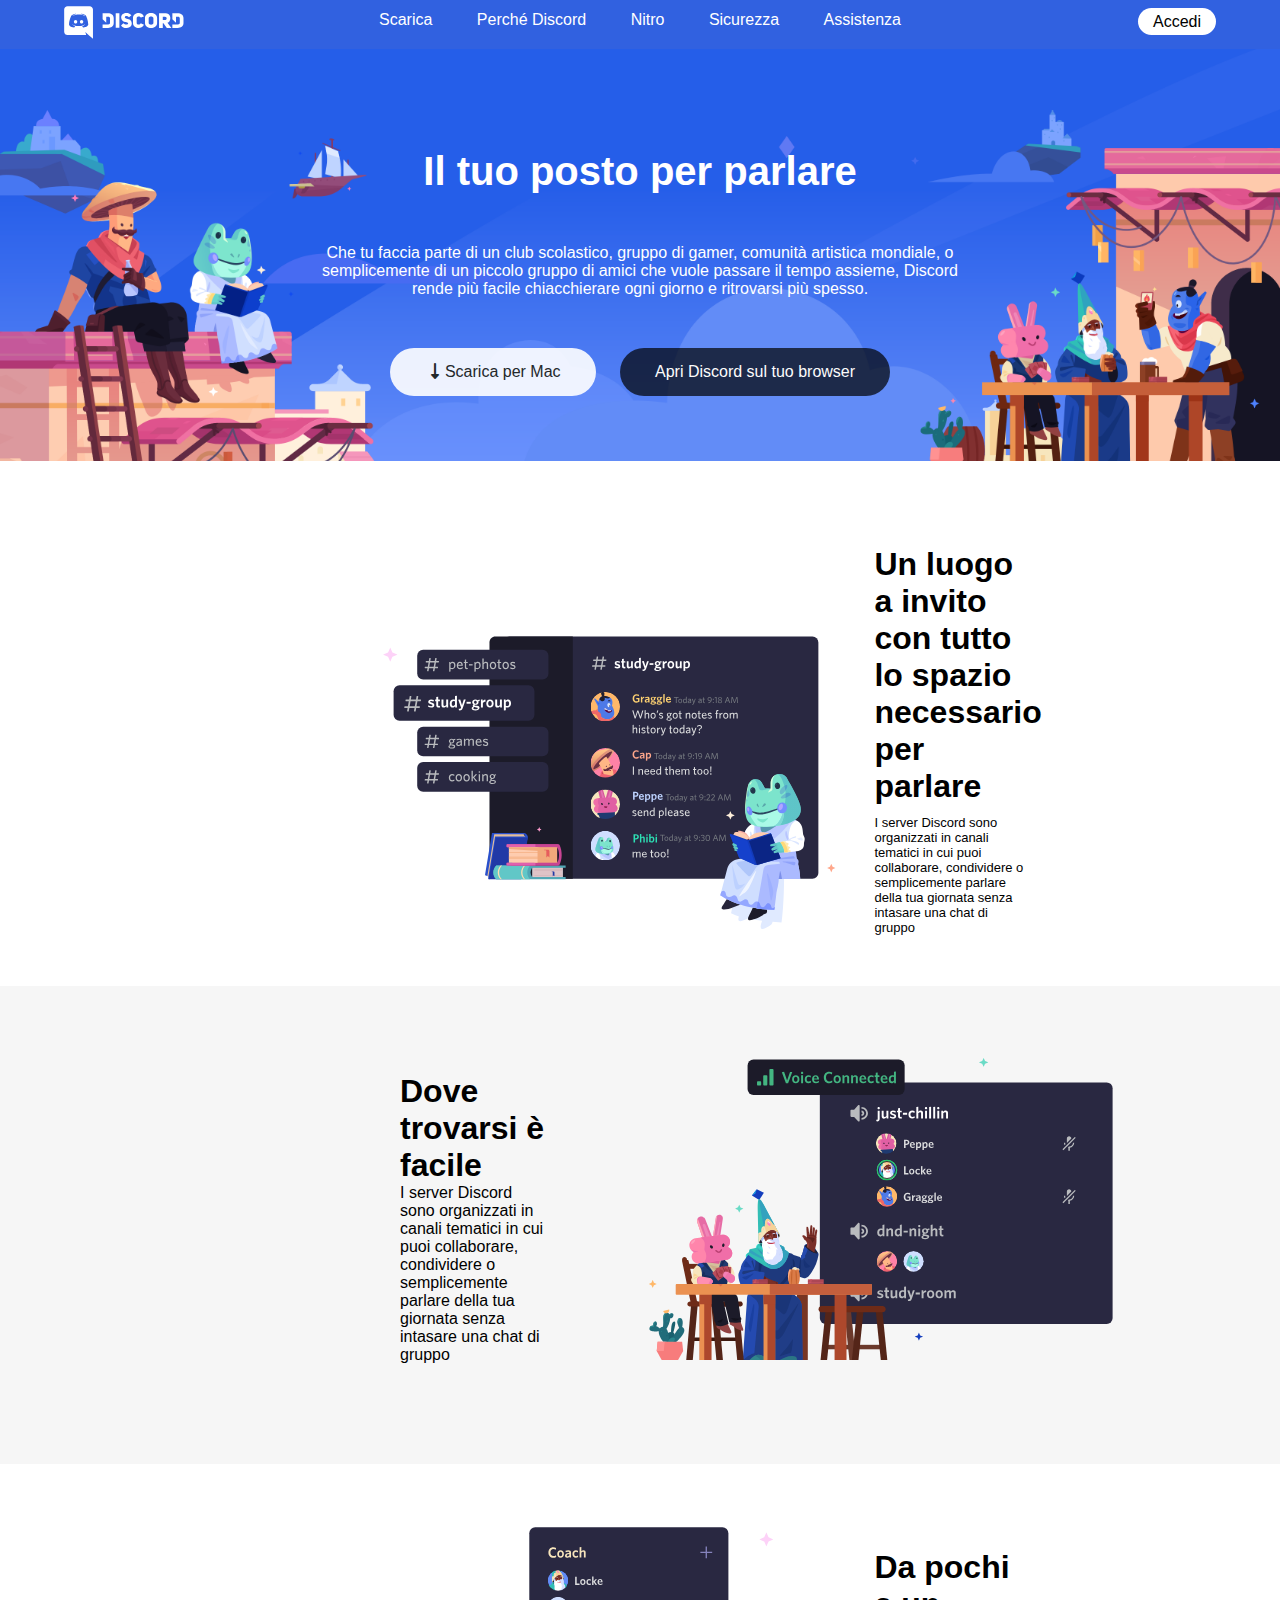
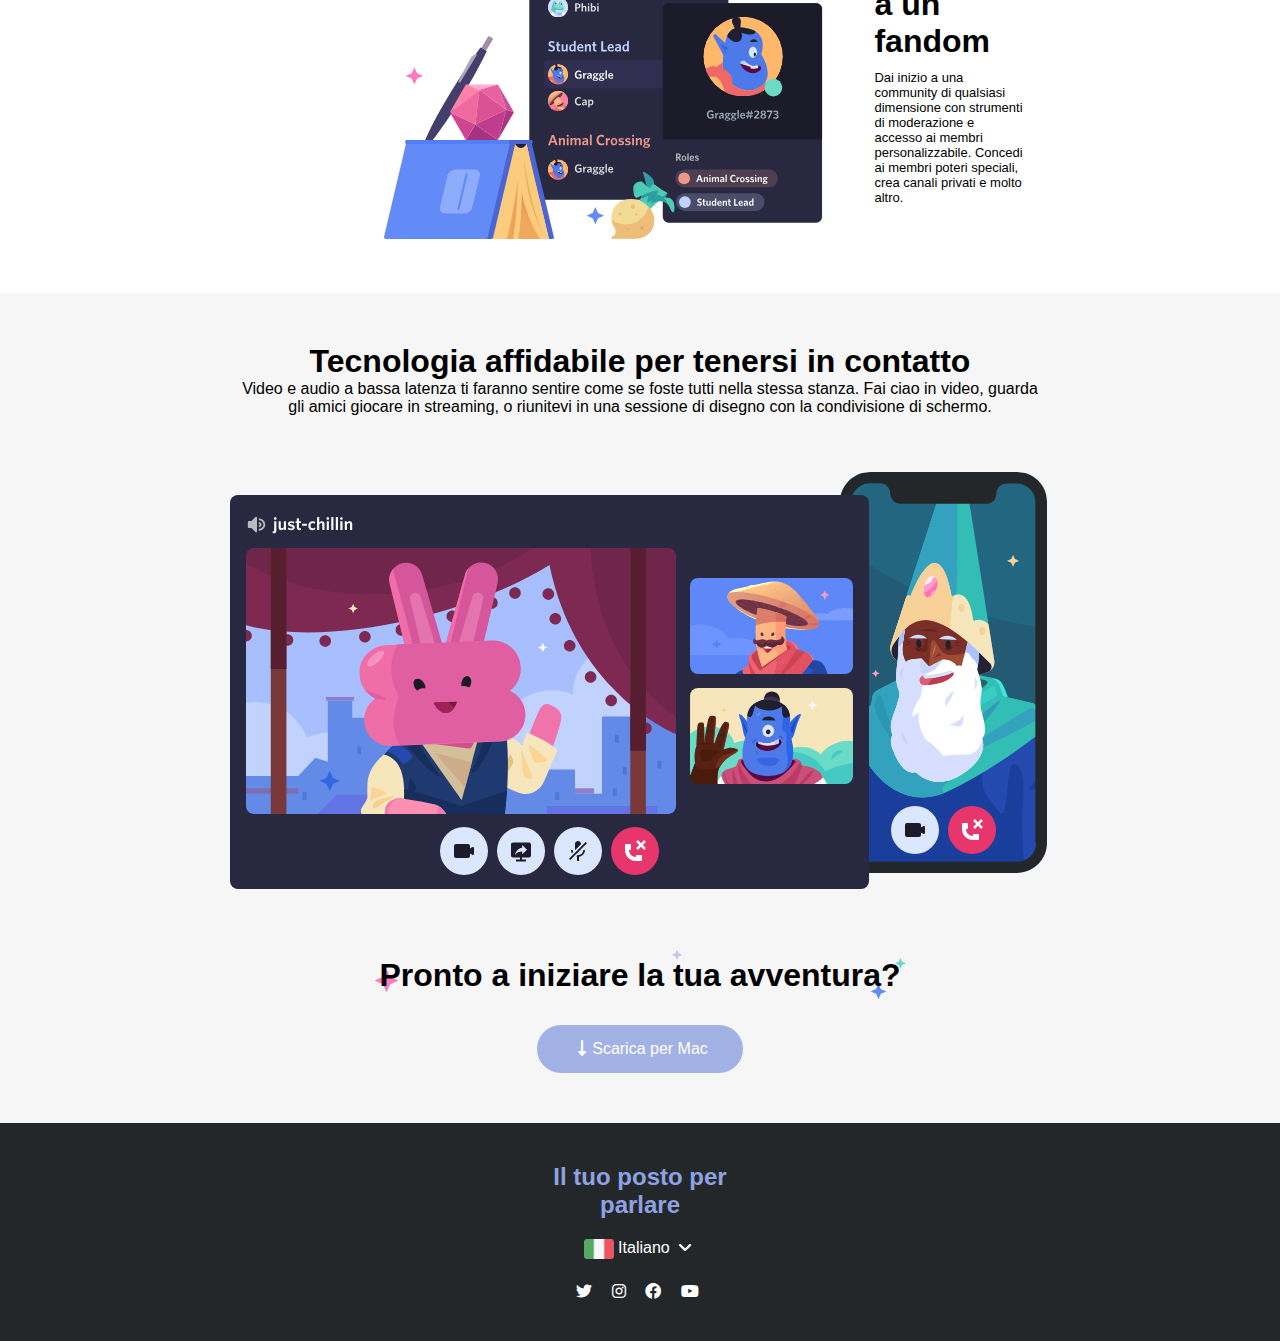
<file: index.html>
<!DOCTYPE html>
<html lang="en">
<head>
    <meta charset="UTF-8">
    <meta http-equiv="X-UA-Compatible" content="IE=edge">
    <meta name="viewport" content="width=device-width, initial-scale=1.0">
    <title>Discord</title>
    <link rel="stylesheet" href="https://cdnjs.cloudflare.com/ajax/libs/font-awesome/6.0.0-beta2/css/all.min.css">
    <link rel="stylesheet" href="mystyle.css">
    <link href="http://fonts.cdnfonts.com/css/whitney-2" rel="stylesheet">
</head>
<body>
    <div class="flexbox">
        <header class="center-block">
            <!-- container a cui dare 90% di larghezza -->
            <div class="container clearfix" >
                
                <div id="logo">
                    <a href="#">
                        <img src="img/logo.svg" alt="">
                    </a>
                </div>
                
                <nav class="main-nav">
                    <ul>
                        <li>
                            <a href="#">Scarica</a>
                        </li>
                        <li>
                            <a href="#">Perché Discord</a>
                        </li>
                        <li>
                            <a href="#">Nitro</a>
                        </li>
                        <li>
                            <a href="#">Sicurezza</a>
                        </li>
                        <li>
                            <a href="#">Assistenza</a>
                        </li>
    
                    </ul>
                </nav>
                <div id="accedi">
                    <a href="#">Accedi</a>
                </div>  
            </div>
        </header>
    
        <section id="jumbo">
            <div class="jumbo-container">
                <h1>Il tuo posto per parlare</h1>
                <p>Che tu faccia parte di un club scolastico, gruppo di gamer, comunità artistica mondiale, o semplicemente di un piccolo gruppo di amici che vuole passare il tempo assieme, Discord rende più facile chiacchierare ogni giorno e ritrovarsi più spesso.</p>
                <div class="download"><i class="fas fa-long-arrow-alt-down"></i>Scarica per Mac</div>
                <div class="browser">Apri Discord sul tuo browser</div>
            </div>
        </section>
        <main>
            <!-- sezione 1 -->
            <section class="row" style="padding-left: 170px;">
                <div class="server-image">
                    <img src="img/item1.svg" alt="">
                </div>
                <div class="server-title">
                    <h1>
                        Un luogo a invito con tutto lo spazio necessario per parlare
                    </h1>
                    <p class="server-text">
                        I server Discord sono organizzati in canali tematici in cui puoi collaborare, condividere o semplicemente parlare della tua giornata senza intasare una chat di gruppo
                    </p>
                </div>
            </section>
            <!-- sezione 2 -->
            <section class="row two" style="padding-left: 400px;">
                <div class="server-title-left">
                    <h1>
                        Dove trovarsi è facile  
                    </h1>
                    <p class="server-text-left">
                        I server Discord sono organizzati in canali tematici in cui puoi collaborare, condividere o semplicemente parlare della tua giornata senza intasare una chat di gruppo
                    </p>
                </div>
                <div class="server-image-left">
                    <img src="img/item2.svg" alt="">
                </div>
            </section>
            <!-- sezione 3 -->
            <section class="row three" style="padding-left: 170px;">
                <div class="server-image">
                    <img src="img/item3.svg" alt="">
                </div>
                <div class="server-title three">
                    <h1>
                        Da pochi a un fandom
                    </h1>
                    <p class="server-text">
                        Dai inizio a una community di qualsiasi dimensione con strumenti di moderazione e accesso ai membri personalizzabile. Concedi ai membri poteri speciali, crea canali privati e molto altro.
                    </p>             
                </div>
            </section>
            <!-- sezione 4 -->
            <section class="row four">
                <div class="server-title-four">
                    <h1>
                        Tecnologia affidabile per tenersi in contatto 
                    </h1>
                    <p class="server-text-four">
                        Video e audio a bassa latenza ti faranno sentire come se foste tutti nella stessa stanza. Fai ciao in video, guarda gli amici giocare in streaming, o riunitevi in una sessione di disegno con la condivisione di schermo.
                    </p>
                </div>
                <div class="server-image-four">
                    <img src="img/item4-big.svg" alt="">
                </div>
                <div>
                    <h1 id="stars">Pronto a iniziare la tua avventura?</h1>
                </div>
                <div class="download footer"><i class="fas fa-long-arrow-alt-down"></i>Scarica per Mac</div>
            </section>

            <footer style="text-align: center; display: flex; justify-content: center;">
              <div class="container-footer">
                  <div class="footer-clear clearfix">
                    <div class="footer-left">
                        <h2 class="footer-titles">Il tuo posto per parlare</h2>
                        <div class="ita">
                            <img src="img/ita.png" alt="">
                            <span>Italiano <i class="fa fa-angle-down" aria-hidden="true"></i></span>  
                        </div>
                        <div class="social">
                            <i class="fa-brands fa-twitter"></i>
                            <i class="fa-brands fa-instagram"></i>
                            <i class="fa-brands fa-facebook"></i>
                            <i class="fa-brands fa-youtube"></i>
                        </div>
                    </div>
                  </div>
              </div>  
            </footer>

    </div>
    </main>
</file>
<file: mystyle.css>
*{
    margin: 0;
    padding: 0;
    box-sizing: border-box;
}
.flexbox{
    font-size: 16px;
    font-family: 'Whitney', sans-serif;
}
header{
    background-color: #3161e0;
    line-height: 30px;
}

.container{  
    width: 90%;
    margin: 0 auto;
}

.clearfix:after{
    content: "";
    display: table;
    clear: both;
}

#logo{
    float: left;
    width: 120px;
}
#logo img{
    width: 100%;
    margin-top: 6px;
}
.main-nav{
    float: left;
    width: calc(100% - 240px);
    text-align: center;
}
ul{
    margin-top: 5px;
}
ul li{
    display: inline-block;
    list-style-type: none;
}
.main-nav ul li a{
    padding: 20px;
}
.main-nav a{
    text-decoration: none;
    color: white;
}
a:hover{
    text-decoration: underline;
}
#accedi{
    float: right;
    margin-top: 7px;    
}
#accedi a{
    background-color: white;
    border-radius: 40px;
    width: 120px;
    text-align: center;
    color: black;
    text-decoration: none;
    padding: 5px 15px;
}
#accedi a:hover{
    color:#8ea1e1
}
#jumbo{
    background-image: url(img/jumbo.png);
    background-size: cover;
    text-align: center;
    color: #FFF;
    padding-bottom: 65px;
}
#jumbo .jumbo-container{
    width: 50%;
    margin: auto;
    padding-top: 100px;
}
#jumbo h1{
    font-size: 40px;
    margin-bottom: 50px;
}
#jumbo p{
    margin-bottom: 50px;
}
.download, .browser{
    display: inline-block;
    padding: 15px 35px;
    border-radius: 50px;
    text-decoration: none;
    margin: 0 10px;
    cursor: pointer;
}

.download{
    background-color:rgba(255,255,255, .9);
    color: #24282b;
}
.download:hover{
    background-color: white;
}
.browser{
    background-color: rgba(0, 0, 0, .7);
    color: #fcfcfc;
}
.browser:hover{
    background-color: #23272a;
 }
i{
    padding: 0 5px;
}
.row{
    padding: 50px 0;
}
.server-image{
    display: inline-block;
}
.server-image img{
    width: 500px;
    margin-left: 200px;
}
.server-title{
    display: inline-block;
    width: 150px;
    margin-top: 35px;
}
.server-text{
    font-size: 13px;
    margin-top: 10px;
}
.three{
    vertical-align: top;
}
.server-title-left{
    display: inline-block;
    width: 150px;

}
.server-image-left img{
    width: 500px;
    margin-left: 80px;
    display: inline-block;
}
.server-image-left{
    display: inline-block;
}
.row.two{
    padding-left: 250px;
    background-color: #f6f6f6;
    padding-bottom: 100px;
}
.row.four{
    text-align: center;
    background-color: #f6f6f6;
}
.server-title-four{
    width: 800px;
    margin: auto;
}
#stars{
    background-image: url(img/stars.svg);
    background-repeat: no-repeat;
    background-position-x: center;
    background-size: inherit;
    line-height: 50px;
}
.download.footer{
    background-color: rgba(142,161,225, .8);
    color: white;
    margin-top: 25px;
}
.download.footer:hover{
    background-color:#8ea1e1;
    cursor: pointer;
}
.ita img{
    height: 20px;
    margin-bottom: 20px;
}
.ita span{
    vertical-align: top;
}
.footer-titles{
    color: rgb(142,161,225);
    margin-bottom: 20px;
}
footer{
    background-color: #23272a;
    color: white;
}
.footer-left{
    padding: 40px 100px;
    width: 400px;
}
.fa-brands{
    margin: 0 5px 0 0;
    text-align: left;
}
</file>
